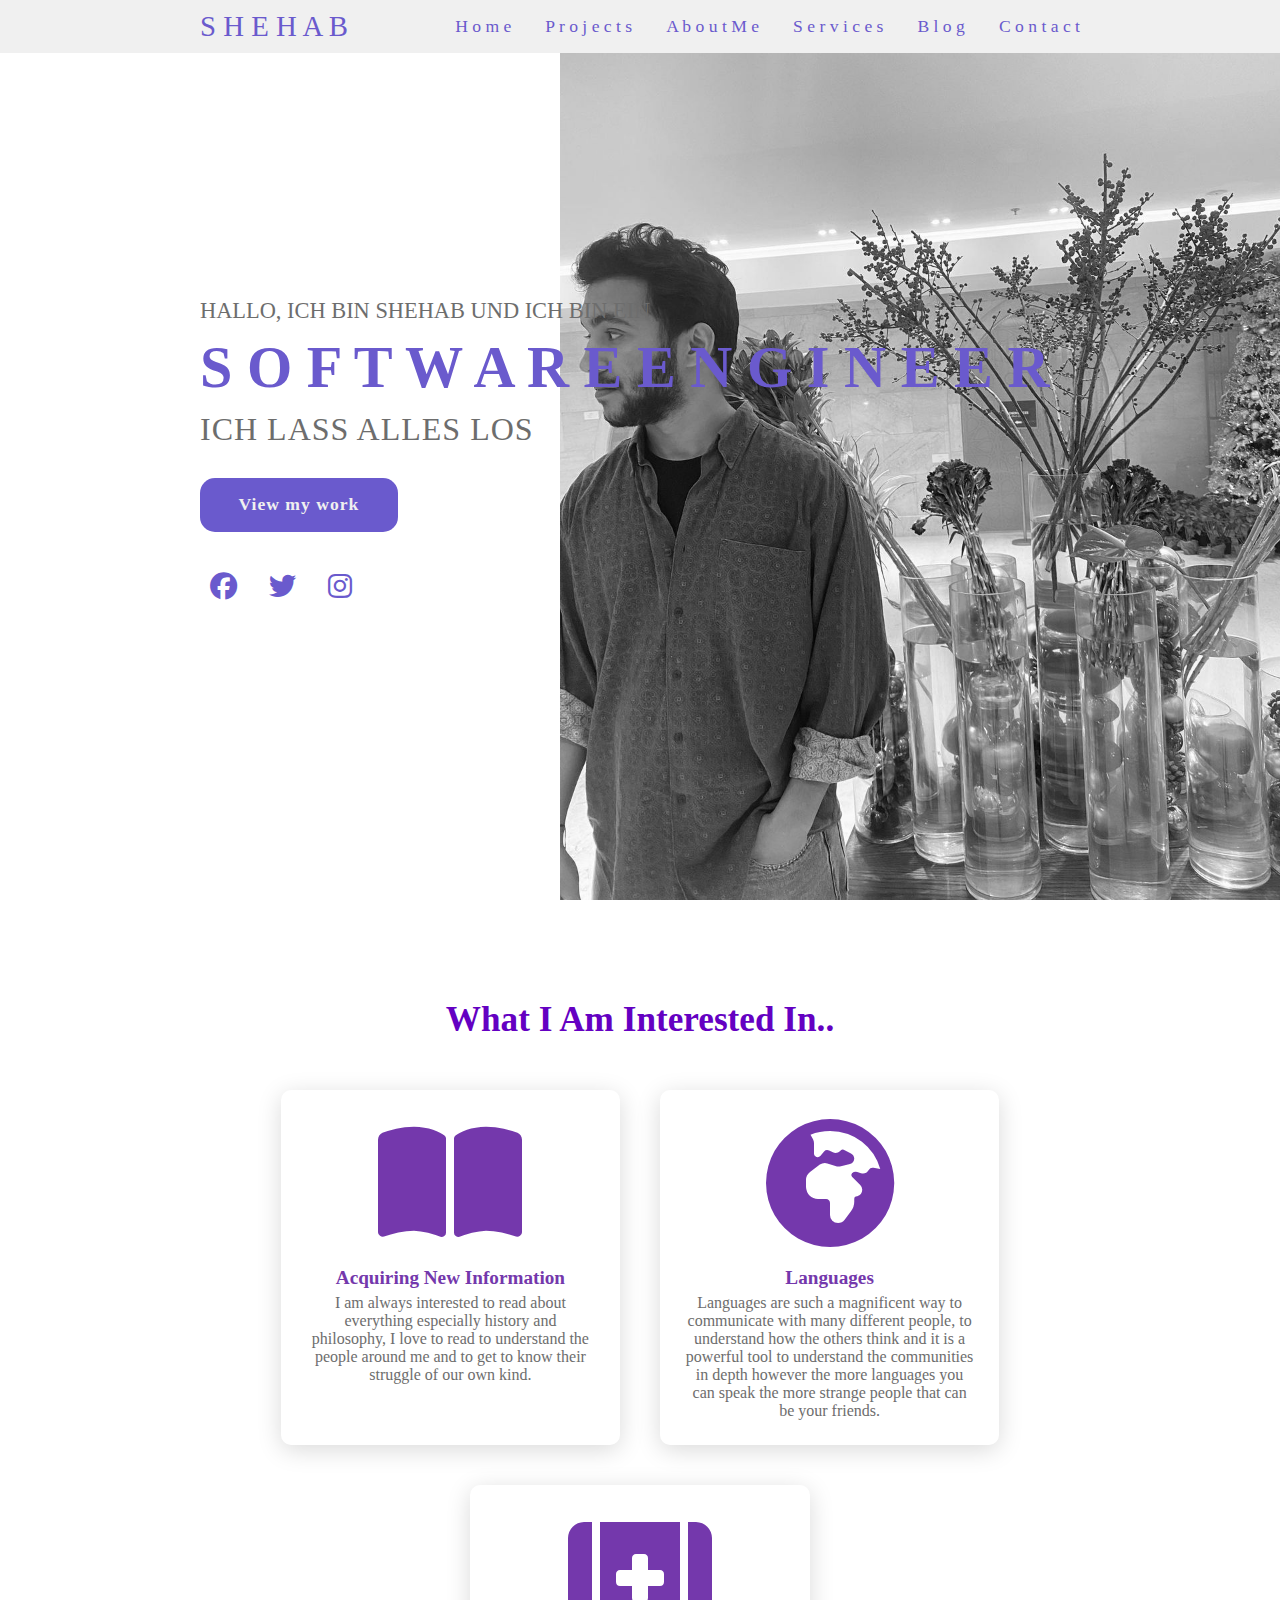
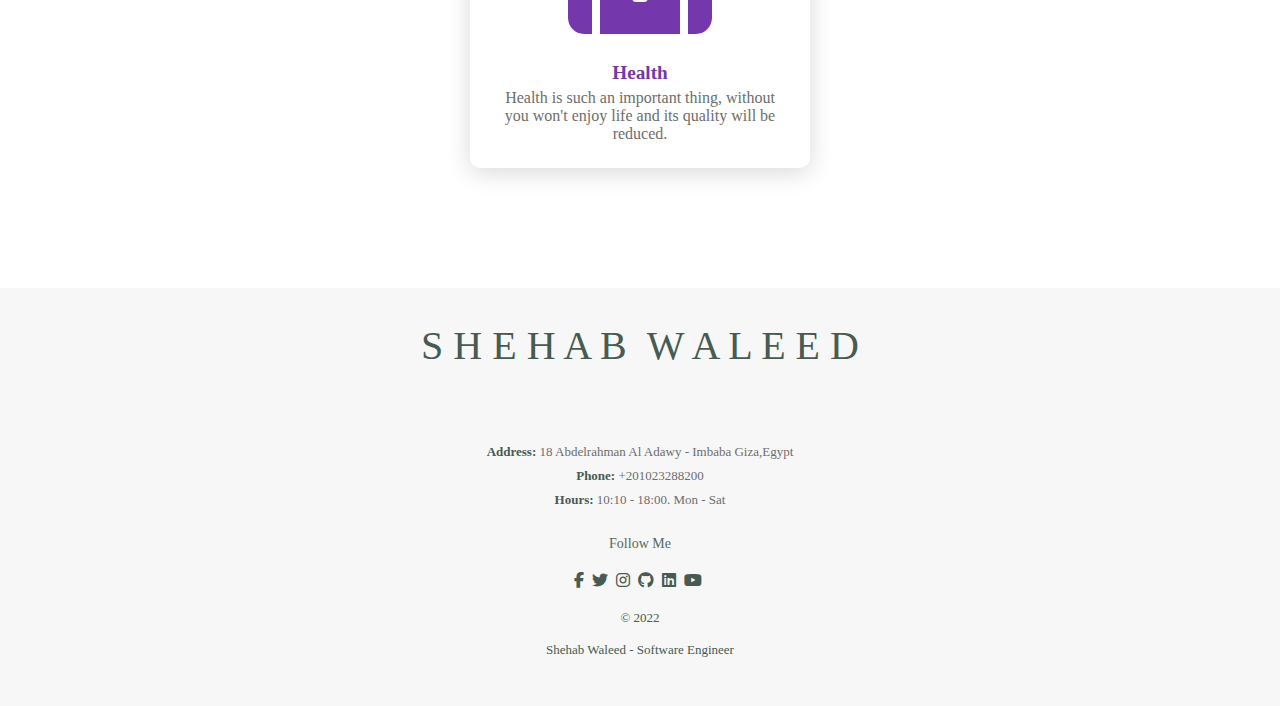
<file: index.html>
<!DOCTYPE html>
<html lang="en">
<head>
    <meta charset="UTF-8">
    <meta http-equiv="X-UA-Compatible" content="IE=edge">
    <meta name="viewport" content="width=device-width, initial-scale=1.0">
    <link rel="stylesheet" href="https://cdnjs.cloudflare.com/ajax/libs/font-awesome/6.1.1/css/all.min.css">
    <link rel="stylesheet" href="style.css"> 
    <title>Shehab Waleed</title>
</head>
<body>
    <header>
        <a href="https://www.facebook.com" class="logo"> S h e h a b <br></a>
        <nav class="navigation">
            <a href="#services">H o m e</a>
            <a href="#projects">P r o j e c t s</a>
            <a href="#contact">A b o u t M e</a>
            <a href="#services">S e r v i c e s</a>
            <a href="#projects">B l o g</a>
            <a href="#contact">C o n t a c t</a>

        </nav>
    </header>
    <section class="main"> 
        <div>
            <h2> Hallo, Ich bin Shehab und ich bin ein<br><span> S o f t w a r e   E n g i n e e r</span></h2> 
            <h3>Ich lass alles los</h3>
            <a href="#projects" class="main-button">View my work</a>
            <div class="social-icons">
                <a href="https://www.facebook.com/shehabwaleedd" target="_blank"><i class="fa-brands fa-facebook"></i></a>
                <a href="https://twitter.com/waleedjr_" target="_blank"><i class="fa-brands fa-twitter"></i></a>
                <a href="https://www.instagram.com/shehabwaleedd/" target="_blank"><i class="fa-brands fa-instagram"></i></a>
                <a href="#"></a>
            </div>
        </div>
    </section>
    <section class="cards" id="hobbies">
        <h2 class="title"> What I Am Interested In..</h2>
        <div class="content">
            <div class="card">
                <div class="icon">
                    <i class="fa-solid fa-book-open"></i>
                </div>
                <div class="info">
                    <h3> Acquiring New Information</h3>
                    <p>I am always interested to read about everything especially history and philosophy, I love to read to understand the people around me and to get to know their struggle of our own kind.</p>
                </div>
            </div>
            <div class="card">
                <div class="icon">
                    <i class="fa-solid fa-earth-africa"></i>
                </div>
                <div class="info">
                    <h3> Languages</h3>
                    <p>Languages are such a magnificent way to communicate with many different people, to understand how the others think and it is a powerful tool to understand the communities in depth however the more languages you can speak the more strange people that can be your friends.</p>
                
                </div>
            </div>
            <div class="card">
                <div class="icon">
                    <i class="fa-solid fa-kit-medical"></i>
                </div>
                <div class="info">
                    <h3> Health</h3>
                    <p>Health is such an important thing, without you won't enjoy life and its quality will be reduced.</p>
                
                </div>
            </div>
        </div>
    </section>
    <footer class="section-p1">
        <div class="col">
            <a href="https://www.facebook.com" class="logo2"> S H E H A B <span>W A L E E D</span> </a>
            <p><strong id="mono">Address:</strong> 18 Abdelrahman Al Adawy - Imbaba Giza,Egypt</p>
            <p><strong id="mono">Phone:</strong>   +201023288200</p>
            <p><strong id="mono">Hours:</strong>   10:10 - 18:00. Mon - Sat</p>
            <div class="follow">
                <h4>Follow Me</h4>
                <div class="icons">
                    <i class="fab fa-facebook-f"></i>
                    <i class="fab fa-twitter"></i>
                    <i class="fab fa-instagram"></i>
                    <i class="fab fa-github"></i>
                    <i class="fab fa-linkedin"></i>
                    <i class="fab fa-youtube"></i>
                </div>

            </div>
        </div>
        <div id="copy" class="copyright">
            <p>© 2022 <br><br>
                 Shehab Waleed - Software Engineer</p>
        </div>
    </footer>
</body>
</html>
</file>
<file: style.css>
@import url('https://fonts.googleapis.com/css2?family=Poppins:ital,wght@0,100;0,200;0,300;0,400;0,500;0,600;0,700;0,800;0,900;1,100;1,200;1,300;1,400;1,500;1,600;1,700;1,800;1,900&display=swap');
* {
    font-family: Calluna sans;
    margin: 0;
    padding: 0;
    box-sizing: border-box;
    scroll-behavior: smooth;
}
header {
    background-color: #f0f0f0;
    width: 100%;
    position: fixed;
    z-index: 999;
    display: flex;
    justify-content: space-between;
    align-items: center;
    padding: 10px 200px;
}
.logo {
    font-family: Calluna sans;
    text-decoration: none;
    color: slateblue;
    text-transform: uppercase;
    font-weight: 500;
    font-size: 1.8em;
}
.navigation a {
    color: slateblue;
    text-decoration: none;
    font-size: 1.1em;
    font-weight: 500;
    padding-left: 30px;
}
.navigation a:hover {
    color: #3a6cf4
}
section {
    padding: 100px 200px;
}
.main {
    width: 100%;
    min-height: 100vh;
    display: flex;
    align-items: center;
    background: url(images/271043655_230016535962137_5510142266882074143_n.jpg) no-repeat;
    background-size: contain;
    background-position: right;
}
.main h2 {
    color: rgb(109, 109, 109);
    font-size: 1.4em;
    font-weight: 450;
    text-transform: uppercase;
}
.main h2 span {
    display: inline-block;
    margin-top: 10px;
    color: slateblue;
    font-size: 2.6em;
    text-transform: uppercase;
    font-weight: 580;
}
.main h3 {
    color: rgb(109, 109, 109);
    font-size: 2em;
    font-weight: 400;
    letter-spacing: 1px;
    margin-top: 10px;
    margin-bottom: 30px;
    text-transform: uppercase;
}
.main-button {
    color: #f0f0f0;
    background-color: slateblue;
    text-decoration: none;
    font-size: 1.1em;
    font-weight: 600;
    display:inline-block;
    padding: 0.9375em 2.187em;
    letter-spacing: 1px;
    border-radius: 15px;
    margin-bottom: 40px;
    transition: 0.8s ease;
}
.main-button:hover {
    background-color:rgb(82, 3, 156);
    transform: scale(1.1)
}
.social-icons a {
    color: slateblue;
    font-size: 1.7em;
    padding-right: 18px;
    margin-left: 10px;
}
.title {
    display: flex;
    justify-content: center;
    color: rgb(100, 0, 194);
    font-size: 2.2em;
    font-weight: 800;
    margin-bottom: 30px;
}
.content {
    display: flex;
    justify-content: center;
    flex-direction: row;
    flex-wrap: wrap;
}
.card { 
    background-color: #fff;
    width: 21.2em;
    box-shadow: 0 5px 25px rgba(1 1 1 / 15%);
    border-radius: 10px;
    padding: 25px;
    margin: 20px;
    transition: 0.7s ease;
}
.card:hover {
    transform: scale(1.1)
}
.icon {
    color: rgb(116, 56, 172);
    font-size: 8em;
    text-align: center;
}
.info {
    text-align: center;
}
.info p {
    color:rgb(109, 109, 109);
}
.info h3 {
    color: rgb(116, 56, 172);
    font-size: 1.2em;
    font-weight: 700;
    margin: 5px;
}
.section-p1 {
    padding: 40px 80px;
}

.section-m1 {
    margin: 40px 0;
}

footer {
    display: flex;
    justify-content: center;
    flex-wrap: wrap;
    background-color: #f7f7f7;

}

footer .col{
    display: flex;
    flex-direction: column;
    align-items: center;
    margin-bottom: 20px;
    align-content: center;
    font-family: Calluna sans;
}


footer h4 {
    font-size: 14px;
    padding-bottom: 20px;
    color:#536b60;
    font-weight: 500;
}
footer p {
    font-size: 13px;
    margin: 0 0 8px 0;
}
footer a {
    font-size: 13px;
    text-decoration: none;
    margin: 0 0 8px 0;
    color: rgb(129, 129, 129);
}

footer .follow {
    margin-top: 20px;
    display: flex;
    justify-content: center;
    align-items: center;
    flex-direction: column;
    font-family: Calluna sans;

}

footer .logo2 {
    font-family: Calluna sans;
    font-size: 40px;
    color: #465b52;
    line-height: 36.4px;
    vertical-align:baseline;
    font-weight: 300;
    margin-bottom: 80px;
}

footer span {
    margin-left: 10px;
    font-family: Calluna sans;
    font-size: 40px;
    color: #465b52;
    line-height: 36.4px;
    vertical-align:baseline;
    font-weight: 300;
}

footer .follow i {
    color: #465b52;
    padding-right: 4px;
    cursor: pointer;
}

footer .follow i:hover, footer a:hover{
    color:#088178;
}



footer .copyright {
    width: 100%;
    text-align: center;
    font-family: Calluna sans;
    color: #465b52;
}

footer .copyright p {
    color: #465b52;
}

#mono {
    color: #465b52;
}

footer p {
    color:rgb(109, 109, 109)
}
</file>
